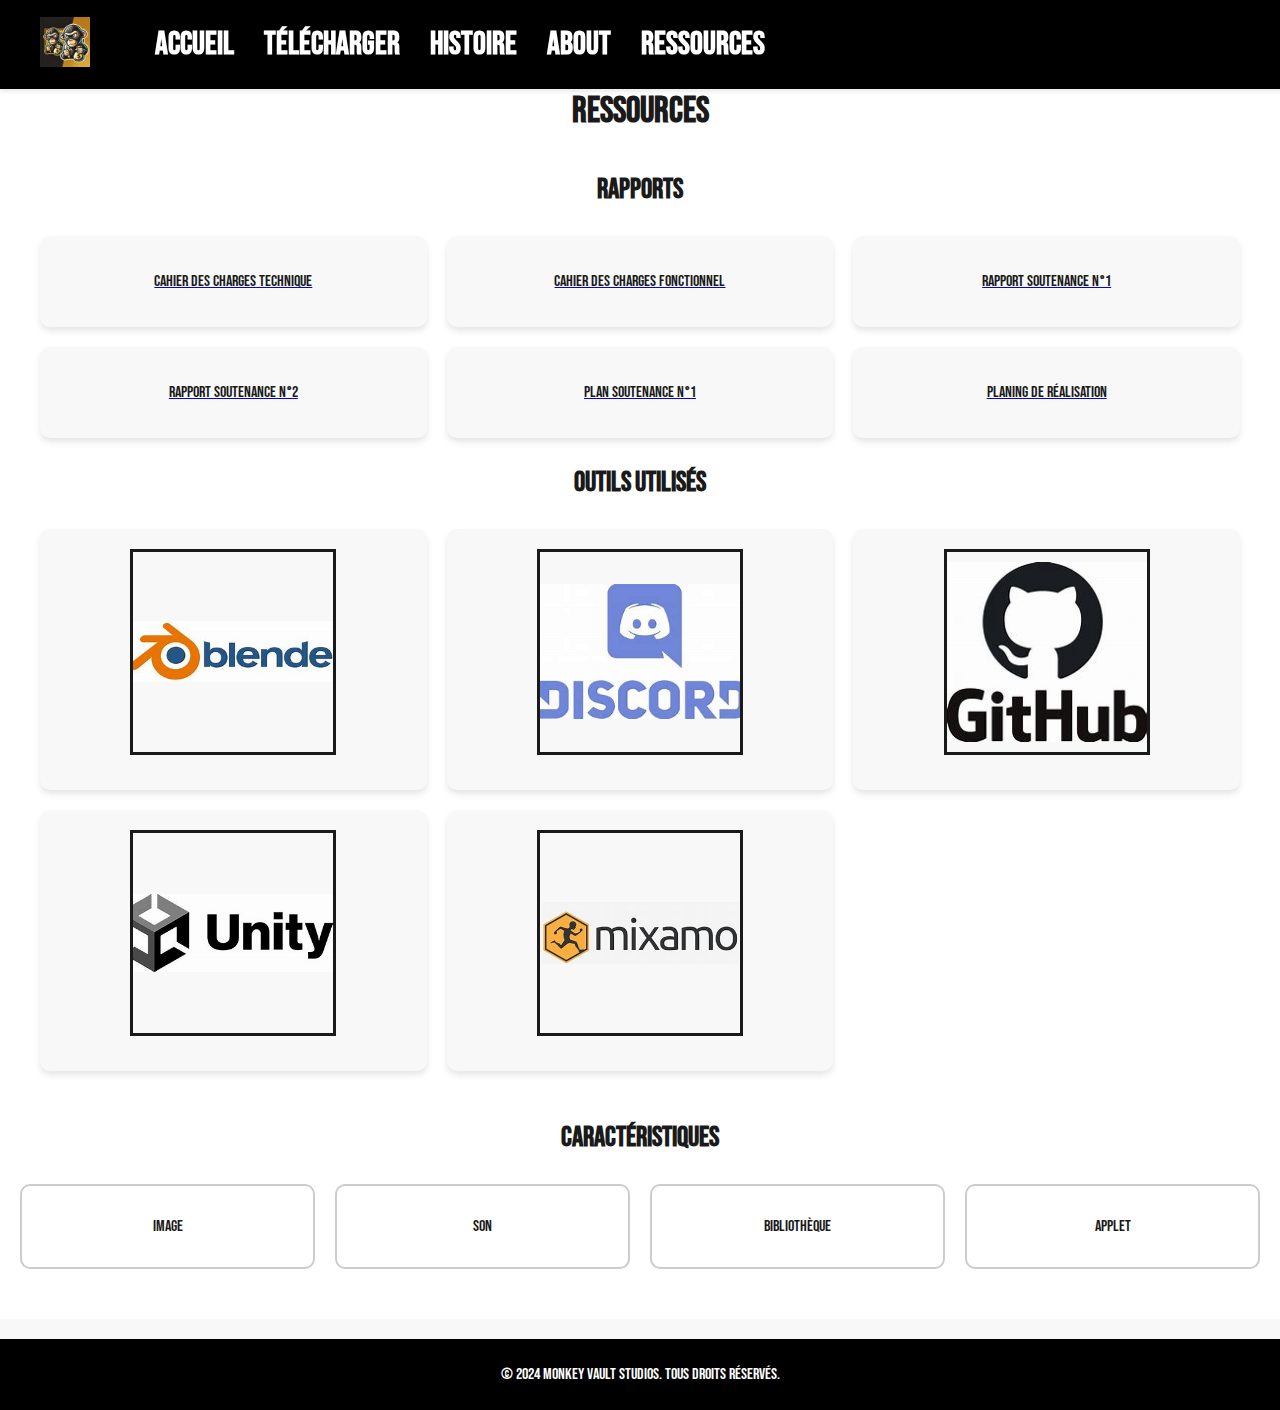
<file: sources.html>
<!DOCTYPE html>
<html lang="fr">
<head>
    <meta charset="UTF-8">
    <meta name="viewport" content="width=device-width, initial-scale=1.0">
    <title>Monkey Heist - Ressources et Rapports</title>
    <link rel="stylesheet" href="style.css">
        <link href="https://fonts.googleapis.com/css2?family=Bebas+Neue&display=swap" rel="stylesheet">

</head>
<body>
    <!-- Barre de navigation -->
    <nav class="navbar">
        <div class="navbar-logo">
            <img src="monkey_heist_logo_original.png" alt="Monkey Heist Logo" class="logo-image" style="width: 50px; height: auto; max-height: 60px;">
        </div>
        <ul>
            <li><a href="index.html" class="active">Accueil</a></li>
            <li><a href="download.html">Télécharger</a></li>
            <li><a href="story.html">Histoire</a></li>
            <li><a href="team.html">About</a></li>
            <li><a href="sources.html">Ressources</a></li>
        </ul>
    </nav>

    <!-- Section Ressources et Rapports -->
    <section class="resources-section">
        <h2>Ressources </h2>
        
        <!-- Section Rapports -->
        <div class="reports-section">
            <h3>Rapports</h3>
            <div class="reports-grid">
                <div class="report-item">
                    <a href="cdc_technique .pdf" target="_blank">
                        <p>cahier des charges technique</p>
                    </a>
                </div>
                <div class="report-item">
                    <a href="cdc_fonctionnel.pdf" target="_blank">
                        <p>cahier des charges fonctionnel</p>
                    </a>
                </div>
                <div class="report-item">
                    <a href="rapport_soutenance_1.pdf" target="_blank">
                        <p>Rapport soutenance n°1</p>
                    </a>
                </div>
                <div class="report-item">
                    <a href="rapport4.pdf" target="_blank">
                        <p>Rapport soutenance n°2</p>
                    </a>
                </div>
                <div class="report-item">
                    <a href="plan_soutenance_1 (13).pdf" target="_blank">
                        <p>Plan soutenance n°1</p>
                    </a>
                </div>
                <div class="report-item">
                    <a href="Capture d'écran 2025-01-14 210021.png" target="_blank">
                        <p>planing de réalisation</p>
                    </a>
                </div>
                
            </div>
        </div>

        <!-- Section Outils Utilisés -->
        <div class="tools-section">
            <h3>Outils Utilisés</h3>
            <div class="tools-grid">
                   <div class="tool-item">
        <a href="https://www.blender.org/" target="_blank">
            <img src="blender.jpeg" alt="Blender">
        </a>
    </div>
    <div class="tool-item">
        <a href="https://discord.com/" target="_blank">
            <img src="discord.jpeg" alt="Discord">
        </a>
    </div>
    <div class="tool-item">
        <a href="https://github.com/" target="_blank">
            <img src="github.jpeg" alt="GitHub">
        </a>
    </div>
    <div class="tool-item">
        <a href="https://unity.com/" target="_blank">
            <img src="unity.jpeg" alt="Unity">
        </a>
    </div>
    <div class="tool-item">
        <a href="https://www.mixamo.com/" target="_blank">
            <img src="th.jpeg" alt="Mixamo">
        </a>
    </div>

            </div>
        </div>


        <div class="characteristics-section">
            <h3>Caractéristiques</h3>
            <div class="characteristics-grid">
                 <div class="characteristic-item">
                    <a href="image.zip" target="_blank">
                        <p>Image</p>
                    </a>
                </div>
                <div class="characteristic-item">
                    <a href="son.zip" target="_blank">
                    <p>Son</p>
                    </a>
                </div>
                <div class="characteristic-item">
                    <a href="https://mirror-networking.com/" target="_blank">
                    <p>Bibliothèque</p>
                    </a>
                </div>
                <div class="characteristic-item">
                    <a href="api.html" target="_blank">
                    <p>Applet</p>
                    </a>
                </div>
            </div>
        </div>

        
    </section>

    <footer>
        <p>© 2024 Monkey Vault Studios. Tous droits réservés.</p>
    </footer>
</body>
</html>
</file>
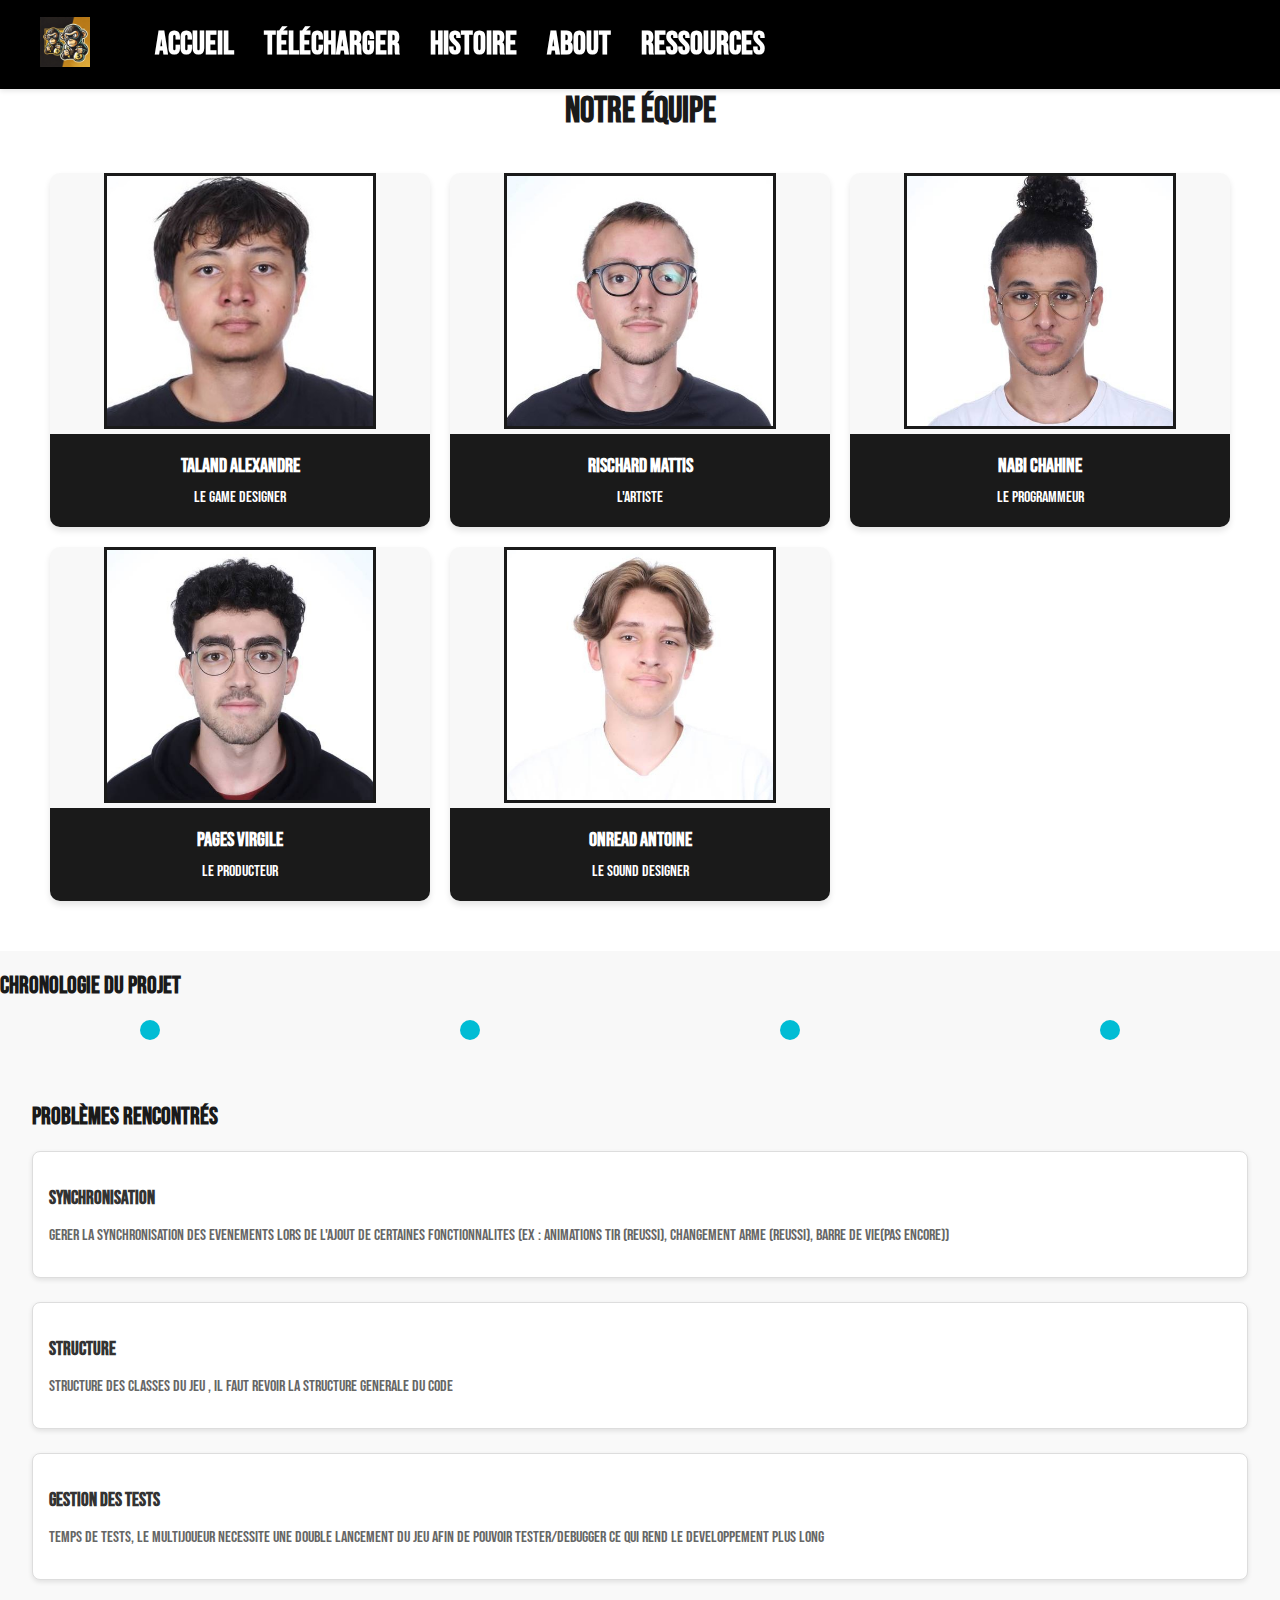
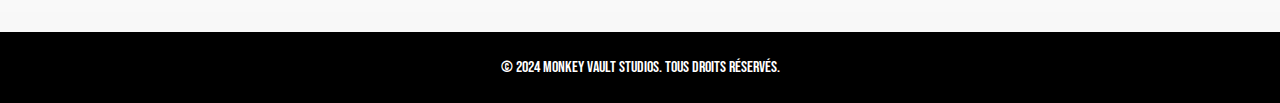
<file: team.html>
<!DOCTYPE html>
<html lang="fr">
<head>
    <meta charset="UTF-8">
    <meta name="viewport" content="width=device-width, initial-scale=1.0">
    <title>Monkey Heist - Équipe</title>
    <link rel="stylesheet" href="style.css">
        <link href="https://fonts.googleapis.com/css2?family=Bebas+Neue&display=swap" rel="stylesheet">

</head>
<body>
    <!-- Barre de navigation -->
    <nav class="navbar">
        <div class="navbar-logo">
            <img src="monkey_heist_logo_original.png" alt="Monkey Heist Logo" class="logo-image" style="width: 50px; height: auto; max-height: 60px;">
        </div>
        <ul>
            <li><a href="index.html" class="active">Accueil</a></li>
            <li><a href="download.html">Télécharger</a></li>
            <li><a href="story.html">Histoire</a></li>
            <li><a href="team.html">About</a></li>
            <li><a href="sources.html">Ressources</a></li>
        </ul>
    </nav>

    <!-- Section Équipe -->
    <section class="team-section">
        <h2>Notre Équipe</h2>
        <div class="team-grid">
            <div class="team-member">
                <div class="image-container">
                    <img src="alexandre.jpg" alt="Membre 1">
                    <div class="overlay">Avant Monkey Vault Studios, j’ai créé un jeu d’échecs en Python.
Mes rôles au sein de l’entreprise sont les suivants : responsable du site internet et de l’intelligence artificielle, ainsi que suppléant pour le marketing et l’interface utilisateur. alexandre.taland@epita.fr</div>
                </div>
                <div class="team-info">
                    <h3>Taland Alexandre</h3>
                    <p>Le Game Designer</p>
                </div>
            </div>

            <div class="team-member">
                <div class="image-container">
                    <img src="mattis.jpg" alt="Membre 2">
                    <div class="overlay"> J'ai de grande base
dans modélisation 3D et des compétences en développement web.
Je serai le responsable de la modélisation 3D et du online. J’aiderai aussi dans les autres domaines nécessaires au pro-
jet. mattis.rischard@epita.fr</div>
                </div>
                <div class="team-info">
                    <h3>Rischard Mattis</h3>
                    <p>L'Artiste </p>
                </div>
            </div>

            
            <div class="team-member">
                <div class="image-container">
                    <img src="chahine.jpg" alt="Membre 3">
                    <div class="overlay"> Passionné par la programmation, j’ai
développé plusieurs projets d’arithmétique en C et C++. Dans l’entreprise
Monkey Vault Studios je serai principalement responsable du Gameplay. chahine.nabi@epita.fr</div>
                </div>
                <div class="team-info">
                    <h3>Nabi Chahine</h3>
                    <p>Le Programmeur</p>
                </div>
            </div>




            
            <div class="team-member">
                 <div class="image-container">
                 <img src="virgile.jpg" alt="Membre 4">
                    <div class="overlay"> Je connais très bien le C car j’ai
fait la piscine de l’école 42 . Je suis
le chef de ce projet. Je serais responsable de la partie marketing et multijoueur. virgile.pages@epita.fr</div>
                </div>
                <div class="team-info">
                    <h3>Pages Virgile</h3>
                    <p> Le Producteur </p>
                </div>
            </div>

            <div class="team-member">
                <div class="image-container">
                <img src="antoine.jpg" alt="Membre 5">
                    <div class="overlay">  J’ai développé un jeu Flappy Bird en Python, ce qui a renforcé ma créativité et mes compétences techniques. Je
                        suis responsable de la partie musique et de l’interface. antoine.onraed@epita.fr</div>
                </div>
                <div class="team-info">
                    <h3>Onread Antoine</h3>
                    <p>Le Sound Designer </p>
                </div>
            </div>
        </div>
    </section>


    <!-- Section Chronologie -->
<section class="timeline-section">
    <h2>Chronologie du Projet</h2>
    <ul class="timeline">
        <li class="event" onclick="toggleEvent(this)">
            <div class="circle"></div>
            <div class="content">
                <h3>Commencement</h3>
                <p>Le projet a débuté par une phase de réflexion approfondie en septembre 2024. 
                    Cette étape a permis d’établir les bases conceptuelles de "Monkey Heisty" et d’explorer les idées de gameplay, les mécaniques de jeu et l’identité visuelle. 
                    Ces réflexions ont conduit à une définition claire des objectifs du projet et à l'identification des outils nécessaires pour sa réalisation.
                    En parallèle, le cahier des charges fonctionnel et technique a été élaboré pour définir les fonctionnalités attendues et préciser les technologies à utiliser et les étapes de développement.</p>
                <img src="chro.png" alt="Tests 1" width="100%">
            </div>
        </li>
        <li class="event" onclick="toggleEvent(this)">
            <div class="circle"></div>
            <div class="content">
                <h3>Soutenance n°1(encours)</h3>
                <p>En janvier 2025, la première soutenance a permis de présenter les premiers prototypes et les éléments déjà modélisés. Cette présentation a offert 
                    une vue d’ensemble du travail réalisé, mettant en avant les mécanismes de base du gameplay, 
                    la modélisation et les premières implémentations techniques. Elle permet également d’obtenir des retours pour orienter les prochaines phases.</p>
                <img src="S1.png" alt="Modélisation" width="100%">
            </div>
        </li>
        <li class="event" onclick="toggleEvent(this)">
            <div class="circle"></div>
            <div class="content">
                <h3>Soutenance n°2</h3>
                <p>Prévue pour mars 2025, la deuxième soutenance s’articulera autour des résultats des tests, des améliorations apportées au gameplay et des ajouts 
                    finaux comme les musiques, les effets sonores,
                    et l’intégration complète des interfaces utilisateur. . Les retours obtenus lors de cette soutenance ont permis d’affiner les détails du projet.</p>
                <img src="encour.jpeg" alt="Soutenances" width="100%">
            </div>
        </li>
        <li class="event" onclick="toggleEvent(this)">
            <div class="circle"></div>
            <div class="content">
                <h3>Soutenance Finale</h3>
                <p>En mai 2025, la soutenance finale marquera l’achèvement du projet. Le jeu complet, incluant le site internet optimisé, le trailer officiel, et un gameplay 
                    seront finalisés Ce sera l’occasion de mettre en lumière tous les aspects du jeu et d’envisager la phase de diffusion ou de lancement.. </p>
                <img src="encour.jpeg" alt="Soutenances" width="100%">
            </div>
        </li>
    </ul>
</section>


    <!-- Section Problèmes Rencontrés -->
<section class="issues-section">
    <h2>Problèmes Rencontrés</h2>
    <div class="issues-container">
        <div class="issue">
            <h3>Synchronisation</h3>
            <p>Gerer la synchronisation des evenements lors de l'ajout de certaines fonctionnalites (ex : animations tir (reussi), changement arme (reussi), barre de vie(pas encore))
</p>
        </div>
        <div class="issue">
            <h3>Structure</h3>
            <p>Structure des classes du jeu , il faut revoir la structure generale du code
</p>
        </div>
        <div class="issue">
            <h3>Gestion des Tests</h3>
            <p>Temps de tests, le multijoueur necessite une double lancement du jeu afin de pouvoir tester/debugger ce qui rend le developpement plus long
</p>
        </div>
    </div>
</section>



    <footer>
        <p>© 2024 Monkey Vault Studios. Tous droits réservés.</p>
    </footer>

        <script>
        function toggleEvent(eventElement) {
    // Basculer la classe active sur l'élément cliqué uniquement
    eventElement.classList.toggle("active");
}
    </script>
</body>
</html>
</file>
<file: style.css>
/* Thème général */
body {
    font-family: 'Bebas Neue', sans-serif;
    color: #1a1a1a; /* Noir profond */
    background-color: #f8f8f8; /* grsi clair */
    margin: 0;
    padding: 0;
    

}



/* Barre de navigation */
.navbar {
    background-color: #000000; /* noir foncé */
    color: #333;
    position: fixed;
    top: 0;
    width: 100%;
    padding: 15px 40px;
    display: flex;
    align-items: center;
    box-shadow: 0 2px 5px rgba(0, 0, 0, 0.1);
    z-index: 1000;
}

.navbar-logo {
    margin-right: 40px;
}

header nav .logo img {
    height: auto; /* Taille du logo, ajustez si nécessaire */
    width: 40px;
}

.navbar ul {
    margin: 0;
    padding: 10px;
    list-style-type: none;
    display: flex;
    justify-content: flex-start;
    flex-grow: 1;
}

.navbar ul li {
    margin: 0 15px;
}

.navbar ul li a {
    text-decoration: none;
    color: #ffffff; /* blanc jungle */
    font-weight: bold;
    font-size: 32px;
    transition: color 0.3s;
}

.navbar ul li a:hover {
    color: #000; /* Noir */
}

/* Section */
.section {
    padding-top: 70px; /* Espace pour éviter le chevauchement avec la navbar */
    padding: 50px 20px;
    background-color: #ffffff; /* blanc clair */
    background: linear-gradient(to bottom, #f8f8f8, #000000);
     place-items: center;

}

.section h2 {
    color: #1a1a1a; /* noir foncé */
    padding-top: 0px; /* Espace pour éviter le chevauchement avec la navbar */
    font-size: 36px;
    margin-bottom: 40px;
    text-align: center;


}

.section img {
    width: 100%;
    border: 3px solid #1a1a1a; /* Bordure noir */
}


.story {
    padding-top: 50px; /* Espace pour éviter le chevauchement avec la navbar */
    padding: 50px 20px;
    background-color: #ffffff; /* blanc clair */

}

.story h2 {
    color: #1a1a1a; /* noir foncé */
    padding-top: 10px; /* Espace pour éviter le chevauchement avec la navbar */
    font-size: 36px;
    margin-bottom: 20px;
    text-align: center;
        text-transform: uppercase;



}
.story h3 {
    font-size: 28px;
    color: #000000; /* Gris clair */
    margin-top: 30px;
}
.story p {
    margin: 20px 0;
    text-align: justify;
    font-size: 18px;
}
.story ul.clans {
    list-style: none;
    padding: 0;
    margin: 20px 0;
}

.story ul.clans li {
    margin: 10px 0;
    font-size: 18px;
}

.story .highlight {
    color: #000000; /* Mettre en valeur certains textes */
    font-weight: bold;
}

.story .finale {
    text-align: center;
    font-size: 22px;
    margin-top: 30px;
}

.story img {
    width: 100%;
    border: 3px solid #1a1a1a; /* Bordure noir */
}



/* Bannière principale */
.banner {
    position: relative;
    width: 100%;
    height: 100vh; /* Prend toute la hauteur de la fenêtre */
    background: url('ton-image-de-fond.jpg') no-repeat center center/cover; /* Remplace 'ton-image-de-fond.jpg' par l'URL de ton image */
    display: flex;
    align-items: center;
    justify-content: center;
    text-align: center;
    color: white;
    overflow: hidden;
}

/* Overlay pour l'effet d'assombrissement */
.banner .overlay {
    position: absolute;
    top: 0;
    left: 0;
    width: 100%;
    height: 100%;
    background: rgba(0, 0, 0, 0.5); /* Couche sombre semi-transparente */
    display: flex;
    flex-direction: column;
    align-items: center;
    justify-content: center;
    z-index: 1;
}

/* Style du titre */
.banner h1 {
    font-size: 4rem;
    margin: 0;
    z-index: 2;
    text-shadow: 2px 2px 4px rgba(0, 0, 0, 0.7);
}

/* Style du texte descriptif */
.banner p {
    font-size: 1.5rem;
    margin: 1rem 0;
    z-index: 2;
    text-shadow: 1px 1px 3px rgba(0, 0, 0, 0.7);
}

/* Bouton de téléchargement */
.banner .btn {
    display: inline-block;
    padding: 0.8rem 1.5rem;
    font-size: 1.2rem;
    color: white;
    background: #000000;
    text-decoration: none;
    border-radius: 5px;
    transition: background 0.3s ease;
    z-index: 2;
    box-shadow: 0px 4px 6px rgba(0, 0, 0, 0.3);
}

/* Effet au survol du bouton */
.banner .btn:hover {
    background: #d62828;
    box-shadow: 0px 6px 8px rgba(0, 0, 0, 0.5);
}





/* Section About Monkey Heist */
.about-section {
    background-color: #d3d3d3; /* Gris clair */
    padding: 20px;
    border-radius: 8px;
    margin-bottom: 30px;
    box-shadow: 0 4px 6px rgba(0, 0, 0, 0.1);
}

.about-section h2 {
    color: #1a1a1a; /* Marron foncé */
    font-size: 28px;
    margin-bottom: 15px;
    text-align: center;
}

.about-section p {
    color: #333;
    font-size: 18px;
    line-height: 1.6;
    text-align: justify;
}

/* Section Features */
.features-section {
    background-color: #d3d3d3;
    padding: 20px;
    border-radius: 8px;
    box-shadow: 0 4px 6px rgba(0, 0, 0, 0.1);
}

.features-section h2 {
    color: #1a1a1a; /* Marron foncé */
    font-size: 28px;
    margin-bottom: 15px;
    text-align: center;
}

.features {
    display: flex;
    justify-content: space-between;
    margin-top: 20px;
}

.feature {
    flex: 1;
    background-color: #f8f8f8; /* Jaune */
    padding: 15px;
    margin: 0 10px;
    border-radius: 8px;
    text-align: center;
    box-shadow: 0 4px 6px rgba(0, 0, 0, 0.1);
    transition: transform 0.3s ease, box-shadow 0.3s ease;
}

.feature h3 {
    color: #1a1a1a; /* Marron foncé */
    font-size: 22px;
    margin-bottom: 10px;
}

.feature p {
    color: #333;
    font-size: 16px;
}

.feature:hover {
    transform: translateY(-5px);
    box-shadow: 0 8px 12px rgba(0, 0, 0, 0.2);
}

/* Responsive Design */
@media screen and (max-width: 768px) {
    .features {
        flex-direction: column;
        align-items: center;
    }

    .feature {
        margin: 10px 0;
        width: 90%;
    }
}








/* Pied de page */
footer {

    background-color: #000000;
    color: #fff;
    text-align: center;
    padding: 10px 0;
    margin-top: 20px;
}

/* Section Équipe */
.team-section {
    padding:  50px;
    text-align: center;
    background-color: #ffffff; /* Beige clair */
}

.team-section h2 {
    color: #1a1a1a; /* Marron foncé */
    font-size: 36px;
    margin-bottom: 40px;
    padding-top: 10px;

}

/* Grille de l'équipe */
.team-grid {
    display: grid;
    grid-template-columns: repeat(3, 1fr); /* 3 colonnes sur grand écran */
    gap: 20px;
    max-width: 1200px;
    margin: 0 auto;
}

/* Case de chaque membre de l'équipe */
.team-member {
    background-color: #f8f8f8; /* Jaune jungle */
    border-radius: 10px;
    overflow: hidden;
    box-shadow: 0 4px 6px rgba(0, 0, 0, 0.1);
    transition: transform 0.3s ease;
}

.team-member:hover {
    transform: scale(1.05); /* Effet d'agrandissement au survol */
}

/* Image du membre */
.team-member img {
    width: 70%;
    height: 250px;
    object-fit: cover;
    border: 3px solid #1a1a1a; /* Bordure noir */
}

/* Zone de texte avec nom et rôle */
.team-info {
    padding: 20px;
    background-color: #1a1a1a; /* Marron foncé */
    color: #fff;
}

.team-info h3 {
    font-size: 20px;
    margin: 0;
}

.team-info p {
    font-size: 16px;
    margin: 10px 0 0;
}



/* Texte superposé */
.overlay {
    position: absolute;
    top: 50%;
    left: 50%;
    transform: translate(-50%, -50%);
    color: white;
    font-size: 18px; /* Ajuste la taille du texte */
    font-weight: bold;
    text-align: center;
    opacity: 0; /* Masque le texte par défaut */
    transition: opacity 0.3s ease;
    pointer-events: none; /* Empêche le texte d'être sélectionné ou cliquable */
}

/* Effet de survol */
.image-container:hover img {
    transform: scale(1.1); /* Zoom de l'image */
    filter: brightness(0.5); /* Noircissement */
}

.image-container:hover .overlay {
    opacity: 1; /* Affiche le texte */
}








/* Responsivité : pour les petits écrans */
@media (max-width: 768px) {
    .team-grid {
        grid-template-columns: 1fr 1fr; /* 2 colonnes sur écran moyen */
    }
}

@media (max-width: 480px) {
    .team-grid {
        grid-template-columns: 1fr; /* 1 colonne sur mobile */
    }
}


/* Section Ressources */
.resources-section {
    padding: 50px 20px;
    text-align: center;
    background-color: #ffffff; /* Beige clair */
}

/* Titre de la section */
.resources-section h2 {
    color: #1a1a1a; /* Marron foncé */
    font-size: 36px;
    margin-bottom: 40px;
        padding-top: 10px;

}

/* Section Rapports */
.reports-section h3 {
    font-size: 28px;
    color: #1a1a1a; /* Marron foncé */
    margin-bottom: 30px;
}

.reports-grid {
    display: grid;
    grid-template-columns: repeat(3, 1fr); /* 3 colonnes sur grand écran */
    gap: 20px;
    max-width: 1200px;
    margin: 0 auto;
}

.report-item {
    background-color: #f8f8f8; /* Jaune jungle */
    padding: 20px;
    border-radius: 10px;
    text-align: center;
    box-shadow: 0 4px 6px rgba(0, 0, 0, 0.1);
    transition: transform 0.3s ease;
}

.report-item:hover {
    transform: scale(1.05); /* Effet d'agrandissement au survol */
}

.report-item img {
    width: 50px;
    height: 50px;
    object-fit: contain;
    margin-bottom: 10px;

}

.report-item p {
    font-size: 16px;
    color: #1a1a1a;
}


/* Section caractérisqtui */
.characteristics-section h3 {
    font-size: 28px;
    color: #1a1a1a; /* Marron foncé */
    margin-bottom: 30px;
}
.characteristics-section {
    margin-top: 50px;
    text-align: center;
}

.characteristics-grid {
    display: grid;
    grid-template-columns: repeat(4, 1fr);
    gap: 20px;
    margin-top: 20px;
}

.characteristic-item {
    text-align: center;
    padding: 15px;
    border: 2px solid #ccc; /* Encadrement par défaut */
    border-radius: 10px;
    transition: transform 0.3s ease, box-shadow 0.3s ease, border-color 0.3s ease;
}

.characteristic-item img {
    width: 100px;
    height: 100px;
    object-fit: contain;
    margin-bottom: 10px;
}

.characteristic-item a {
    text-decoration: none;
    color: inherit;
}

.characteristic-item:hover {
    transform: translateY(-10px);
    box-shadow: 0 10px 15px rgba(0, 0, 0, 0.2);
    border-color: #000000; /* Couleur de l'encadrement au survol */
}

/* Section Outils Utilisés */
.tools-section h3 {
    font-size: 28px;
    color: #1a1a1a;
    margin-bottom: 30px;
}

.tools-grid {
    display: grid;
    grid-template-columns: repeat(3, 1fr); /* 3 colonnes sur grand écran */
    gap: 20px;
    max-width: 1200px;
    margin: 0 auto;
}

.tool-item {
    background-color: #f8f8f8;
    padding: 20px;
    border-radius: 10px;
    text-align: center;
    box-shadow: 0 4px 6px rgba(0, 0, 0, 0.1);
    transition: transform 0.3s ease;

}

.tool-item img {
    width: 200px;
    height: 200px;
    object-fit: contain;
    margin-bottom: 10px;
    border: 3px solid #1a1a1a; /* Bordure noir */
}
.tool-item:hover {
    transform: scale(1.05); /* Effet d'agrandissement au survol */
}

.tool-item p {
    font-size: 16px;
    color: #1a1a1a;
}

/* Responsivité : pour les petits écrans */
@media (max-width: 768px) {
    .reports-grid, .tools-grid {
        grid-template-columns: 1fr 1fr; /* 2 colonnes sur écran moyen */
    }
}

@media (max-width: 480px) {
    .reports-grid, .tools-grid {
        grid-template-columns: 1fr; /* 1 colonne sur mobile */
    }
}


/* Styles généraux pour la page de téléchargement */
.content {
    padding: 50px 20px;
    padding-top: 70px; /* Espace pour éviter le chevauchement avec la navbar */
    background-color: #fff;
    min-height: 100vh;
}

h1 {
    color: #1a1a1a; /* Marron foncé */
    font-size: 32px;
    margin-bottom: 20px;
    text-align: center;
}

.download-section {
    display: flex;
    justify-content: space-between;
    align-items: center;
    margin-top: 30px;
}

.download-button {
    flex: 1;
    text-align: center;
}

.download-button button {
    padding: 15px 30px;
    font-size: 18px;
    background-color: #000000; /* Jaune */
    color: #fff;
    border: none;
    cursor: pointer;
    border-radius: 5px;
    transition: background-color 0.3s ease;
}

.download-button button:hover {
    background-color: #333; /* Jaune foncé au survol */
}

.download-info {
    flex: 1;
    padding: 20px;
    background-color: #d3d3d3;
    border-radius: 8px;
    box-shadow: 0 4px 6px rgba(0, 0, 0, 0.1);
    margin-left: 30px;
}

.download-info h2 {
    color: #1a1a1a;
    font-size: 24px;
    margin-bottom: 15px;
}

.download-info p {
    font-size: 16px;
    color: #333;
    margin-bottom: 10px;
}

/* Pour les petits écrans */
@media screen and (max-width: 768px) {
    .download-section {
        flex-direction: column;
        align-items: center;
    }

    .download-info {
        margin-left: 0;
        margin-top: 20px;
    }
}









/* Style général de la chronologie */
.timeline {
    list-style-type: none;
    margin: 0;
    padding: 0;
    display: flex; /* Alignement horizontal des événements */
    justify-content: space-around; /* Espacement égal entre les événements */
    position: relative;
}

/* Style de chaque événement */
.timeline .event {
    display: flex;
    flex-direction: column; /* Organise chaque événement en colonne (cercle et contenu) */
    align-items: center;
    cursor: pointer;
    text-align: center; /* Centre le texte */
    margin-right: 20px; /* Espacement entre les événements */
    width: 25%; /* Réduit la largeur de chaque événement à environ 1/4 de la page */
    max-width: 300px; /* Limite la largeur maximale pour les grands écrans */
}

/* Le cercle de chaque événement */
.timeline .event .circle {
    width: 20px;
    height: 20px;
    background-color: #00bcd4;
    border-radius: 50%;
    margin-bottom: 10px; /* Espacement entre le cercle et le contenu */
    position: relative;
    z-index: 2;
}

/* Contenu caché au départ */
.timeline .event .content {
    display: none;
    opacity: 0;
    transition: opacity 0.3s ease;
    width: 100%;
    height: 50%; /* Réduit la hauteur du texte */
    overflow: hidden; /* Cache le texte qui dépasse */
    margin-top: 10px;
}

/* Lorsque l'événement est activé, on affiche le contenu */
.timeline .event.active .content {
    display: block;
    opacity: 1;
}

/* Réduire la taille des paragraphes */
.timeline .event .content p {
    font-size: 0.9em; /* Réduit la taille de la police du texte */
    margin: 0;
    padding: 0;
}

/* Réduire la taille des titres */
.timeline .event .content h3 {
    font-size: 1.1em; /* Réduit légèrement la taille du titre */
}

/* Supprimer l'image */
.timeline .event .timeline-image {
    display: none; /* On cache l'image */
}




.issues-section {
    padding: 2rem;
    background-color: #f9f9f9;
}

.issues-container {
    display: flex;
    flex-direction: column;
    gap: 1.5rem;
}

.issue {
    background: #fff;
    border: 1px solid #ddd;
    border-radius: 8px;
    padding: 1rem;
    box-shadow: 0 2px 5px rgba(0, 0, 0, 0.1);
}

.issue h3 {
    margin-bottom: 0.5rem;
    font-size: 1.2rem;
    color: #333;
}

.issue p {
    font-size: 1rem;
    color: #666;
}

.issue:hover {
    transform: translateY(-5px);
    box-shadow: 0 5px 15px rgba(0, 0, 0, 0.2);
    border-color: #007bff; /* Optionnel : changer la bordure */
}
</file>
